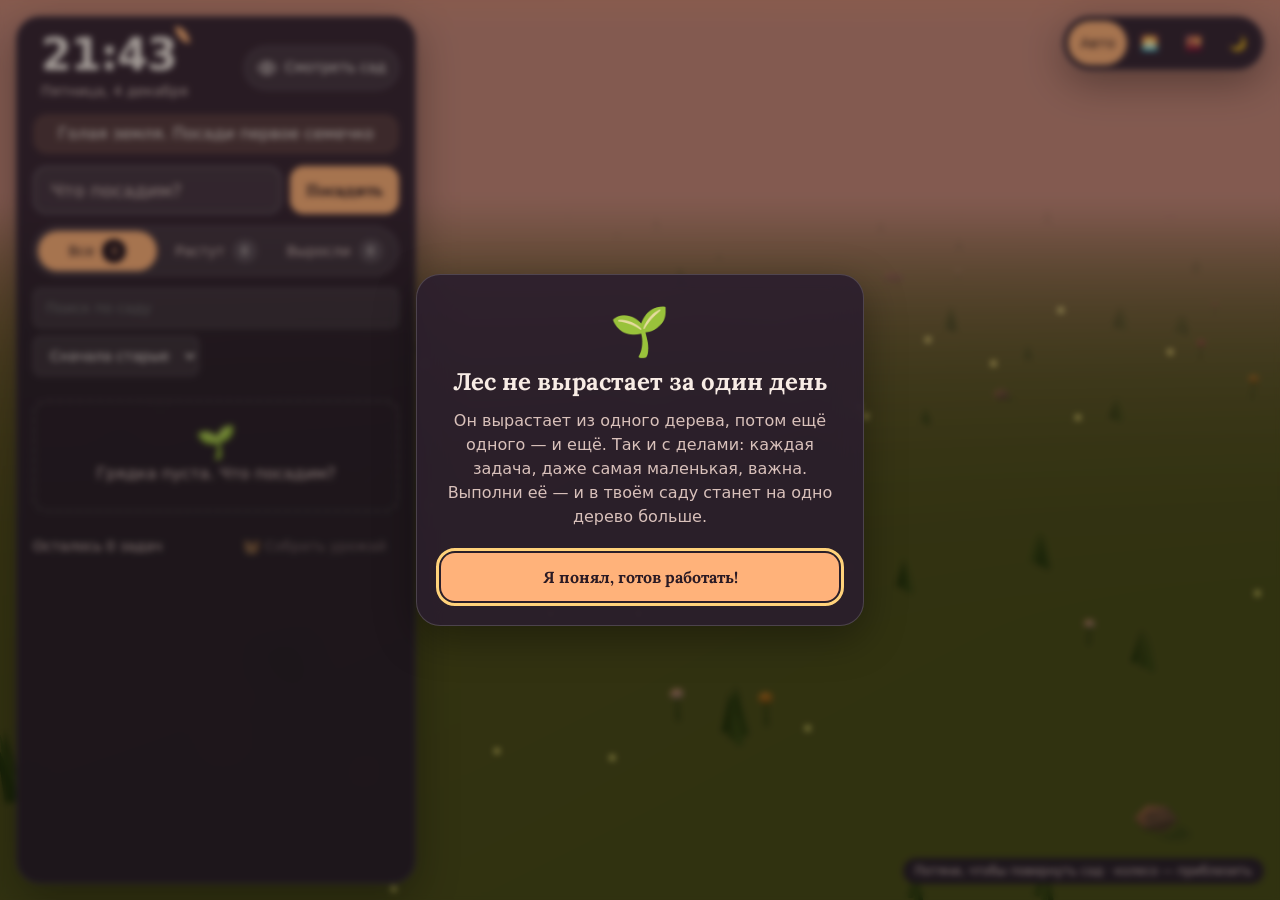
<file: index.html>
<!doctype html>
<!-- всё динамическое (сад, список, счётчики) - пустые контейнеры, их заполняют render.js и scene.js -->
<html lang="ru">
<head>
  <meta charset="utf-8">
  <meta name="viewport" content="width=device-width, initial-scale=1">
  <meta name="description" content="Список задач, в котором каждое выполненное дело вырастает в дерево в 3D-саду">
  <title>Сад — список задач</title>
  <link rel="icon" href="data:image/svg+xml,%3Csvg%20xmlns='http://www.w3.org/2000/svg'%20viewBox='0%200%20100%20100'%3E%3Ctext%20y='.9em'%20font-size='90'%3E%F0%9F%8C%B3%3C/text%3E%3C/svg%3E">

  <!-- Lora для заголовков, JetBrains Mono для мелких подписей, обе с кириллицей -->
  <link rel="preconnect" href="https://fonts.googleapis.com">
  <link rel="preconnect" href="https://fonts.gstatic.com" crossorigin>
  <link rel="stylesheet" href="https://fonts.googleapis.com/css2?family=JetBrains+Mono:wght@400;600&family=Lora:wght@500;600;700&display=swap">

  <!-- tokens первым, остальные используют его переменные -->
  <link rel="stylesheet" href="styles/tokens.css">
  <link rel="stylesheet" href="styles/base.css">
  <link rel="stylesheet" href="styles/components.css">
  <link rel="stylesheet" href="styles/animations.css">

  <!-- время суток выставляем сразу, до загрузки модулей, иначе при F5 на секунду мигают утренние цвета.
       Логика та же, что в phaseOfHour (core/daytime.js) -->
  <script>
    try {
      const choice = JSON.parse(localStorage.getItem('garden/daytime'));
      const hour = new Date().getHours();
      const byClock = hour >= 5 && hour < 17 ? 'morning' : hour >= 17 && hour < 22 ? 'evening' : 'night';
      document.documentElement.dataset.daytime = ['morning', 'evening', 'night'].includes(choice) ? choice : byClock;
    } catch {
      document.documentElement.dataset.daytime = 'morning';
    }
  </script>

  <!-- чтобы писать import from 'three' без сборщика -->
  <script type="importmap">
    { "imports": { "three": "./vendor/three/three.module.js" } }
  </script>
  <script type="module" src="src/main.js"></script>
</head>
<body>

  <!-- сад на весь экран; для скринридера скрыт, те же задачи есть в списке -->
  <canvas class="garden-canvas" id="garden-canvas" aria-hidden="true"></canvas>
  <p class="garden-fallback" id="garden-fallback" hidden>3D-сад не загрузился в этом браузере, но задачи работают</p>
  <div class="plant-tooltip" id="plant-tooltip" aria-hidden="true" hidden></div>

  <!-- время суток -->
  <div class="daytime" id="daytime" role="group" aria-label="Время суток">
    <button class="daytime__btn" type="button" data-choice="auto" aria-pressed="true" title="По часам">Авто</button>
    <button class="daytime__btn" type="button" data-choice="morning" aria-pressed="false" title="Утро">
      <span aria-hidden="true">🌅</span><span class="visually-hidden">Утро</span>
    </button>
    <button class="daytime__btn" type="button" data-choice="evening" aria-pressed="false" title="Вечер">
      <span aria-hidden="true">🌇</span><span class="visually-hidden">Вечер</span>
    </button>
    <button class="daytime__btn" type="button" data-choice="night" aria-pressed="false" title="Ночь">
      <span aria-hidden="true">🌙</span><span class="visually-hidden">Ночь</span>
    </button>
  </div>

  <p class="drag-hint" aria-hidden="true">Потяни, чтобы повернуть сад · колесо — приблизить</p>

  <!-- панель задач -->
  <aside class="panel" id="panel" aria-labelledby="app-title">
    <header class="panel__header">
      <div class="panel__titles">
        <h1 class="visually-hidden" id="app-title">Сад — список задач</h1>
        <!-- обновляется раз в секунду из main.js -->
        <time class="panel__clock" id="clock" datetime="">--:--</time>
        <p class="panel__date" id="date"></p>
      </div>
      <button class="panel__toggle" id="panel-toggle" type="button" aria-expanded="true" aria-controls="panel-body">
        <svg class="icon" viewBox="0 0 24 24" aria-hidden="true"><path d="M2 12s3.5-7 10-7 10 7 10 7-3.5 7-10 7S2 12 2 12Z"/><circle cx="12" cy="12" r="3"/></svg>
        <span class="panel__toggle-label">Смотреть сад</span>
      </button>
    </header>

    <div class="panel__body" id="panel-body">
      <p class="garden-summary" id="garden-summary" aria-live="polite">Голая земля. Посади первое семечко</p>

      <!-- form, а не просто кнопка: так Enter работает сам -->
      <form class="add-form" id="add-form" autocomplete="off">
        <label class="visually-hidden" for="task-title">Новая задача</label>
        <input
          class="add-form__input"
          id="task-title"
          name="title"
          type="text"
          placeholder="Что посадим?"
          maxlength="120"
        >
        <button class="add-form__button" type="submit">Посадить</button>
      </form>

      <div class="filters" id="filters" role="group" aria-label="Фильтр задач">
        <button class="filters__btn" type="button" data-filter="all" aria-pressed="true">
          Все <span class="filters__count" data-count="all">0</span>
        </button>
        <button class="filters__btn" type="button" data-filter="active" aria-pressed="false">
          Растут <span class="filters__count" data-count="active">0</span>
        </button>
        <button class="filters__btn" type="button" data-filter="done" aria-pressed="false">
          Выросли <span class="filters__count" data-count="done">0</span>
        </button>
      </div>

      <div class="toolbar">
        <label class="visually-hidden" for="search">Поиск по задачам</label>
        <input class="toolbar__search" id="search" type="search" placeholder="Поиск по саду" autocomplete="off">

        <label class="visually-hidden" for="sort">Сортировка</label>
        <select class="toolbar__sort" id="sort">
          <option value="created">Сначала старые</option>
          <option value="newest">Сначала новые</option>
          <option value="title">По алфавиту</option>
          <option value="activeFirst">Сначала ростки</option>
        </select>
      </div>

      <!-- карточки генерит taskTemplate в render.js -->
      <ul class="task-list" id="task-list" role="list" aria-label="Задачи"></ul>

      <div class="empty" id="empty" hidden>
        <p class="empty__icon" aria-hidden="true">🌱</p>
        <p class="empty__text" id="empty-text">Грядка пуста. Что посадим?</p>
      </div>

      <footer class="panel__footer">
        <p id="remaining" aria-live="polite">Осталось 0 задач</p>
        <button class="button button--ghost" id="clear-done" type="button">🧺 Собрать урожай</button>
      </footer>
    </div>
  </aside>

  <!-- окно при запуске. method="dialog" закрывает его по кнопке без всякого JS,
       showModal() вызывается в main.js -->
  <dialog class="welcome" id="welcome" aria-labelledby="welcome-title">
    <form method="dialog">
      <p class="welcome__icon" aria-hidden="true">🌱</p>
      <h2 class="welcome__title" id="welcome-title">Лес не вырастает за один день</h2>
      <p class="welcome__text">
        Он вырастает из одного дерева, потом ещё одного — и ещё.
        Так и с делами: каждая задача, даже самая маленькая, важна.
        Выполни её — и в твоём саду станет на одно дерево больше.
      </p>
      <button class="welcome__button" type="submit" autofocus>Я понял, готов работать!</button>
    </form>
  </dialog>

  <!-- "Задача удалена · Вернуть" -->
  <div class="toast" id="toast" role="status" hidden>
    <span class="toast__message" id="toast-message"></span>
    <button class="toast__action" id="toast-action" type="button">Вернуть</button>
  </div>

</body>
</html>
</file>
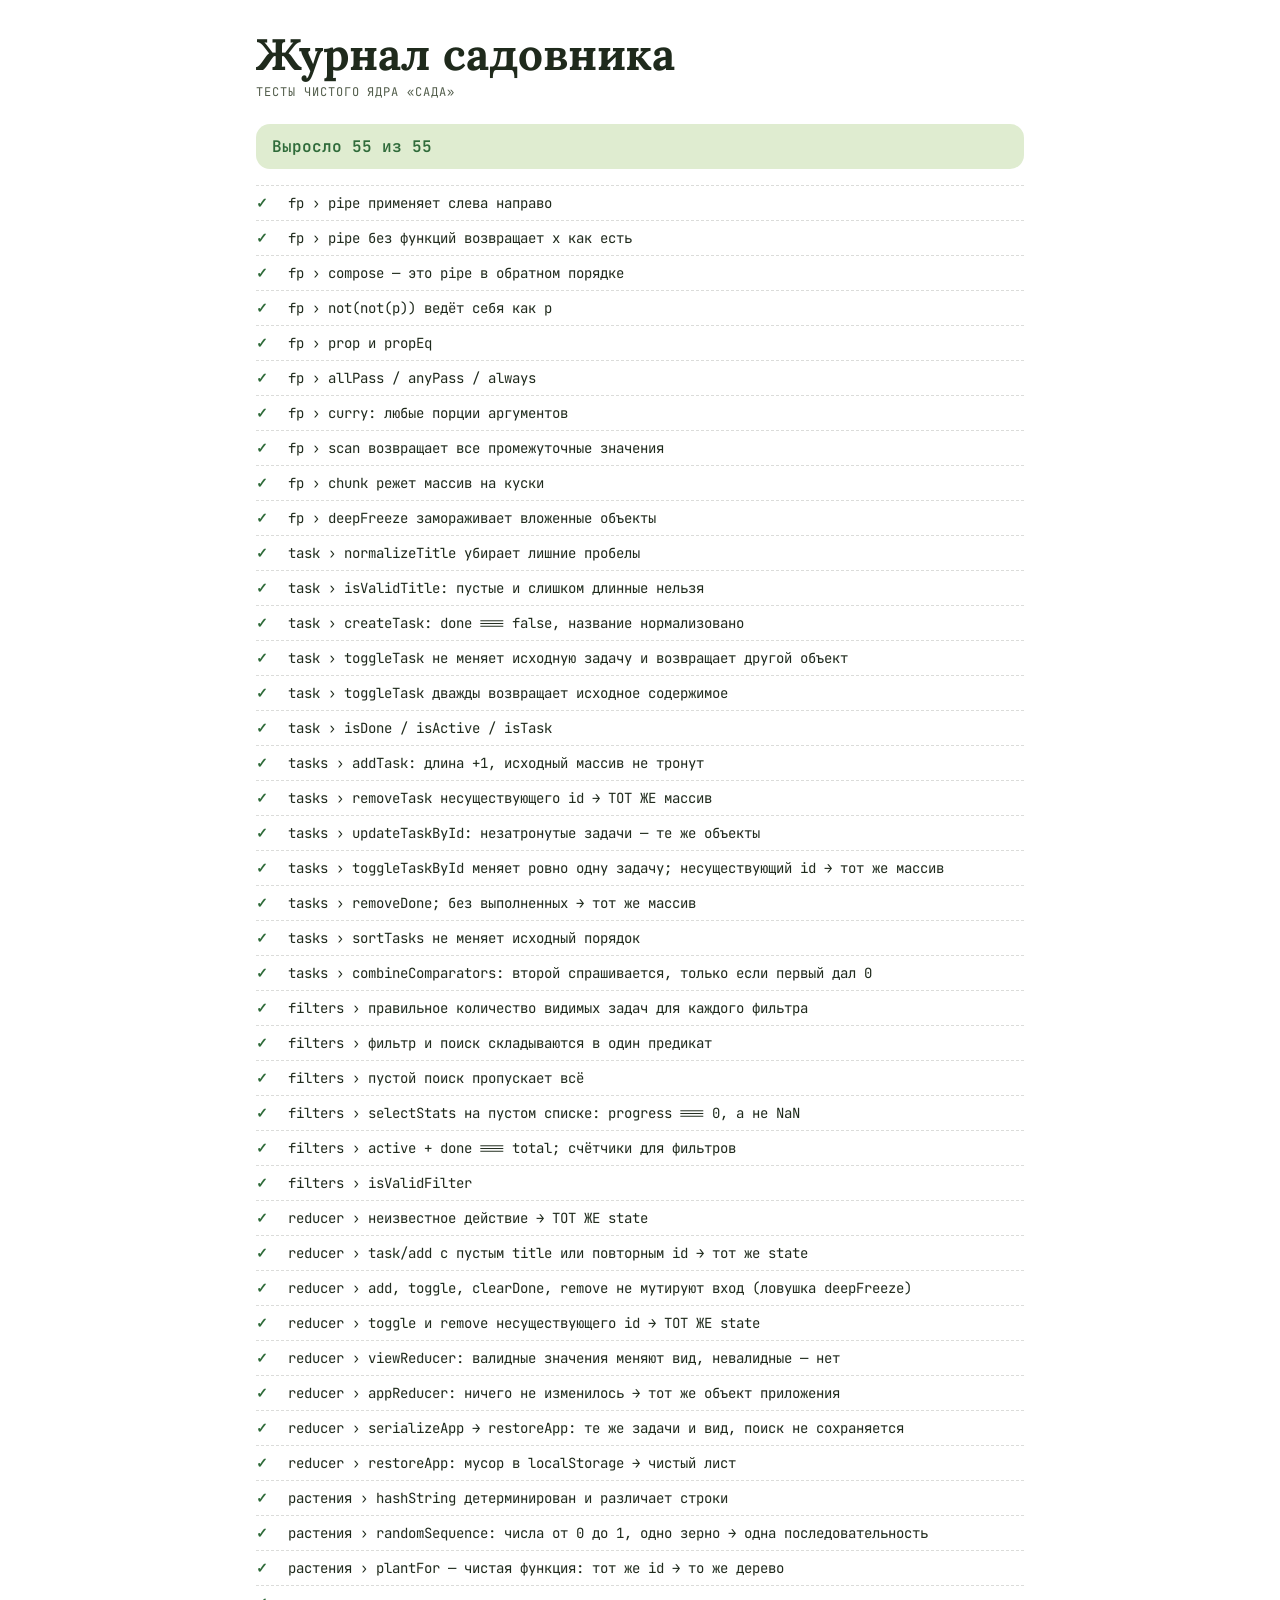
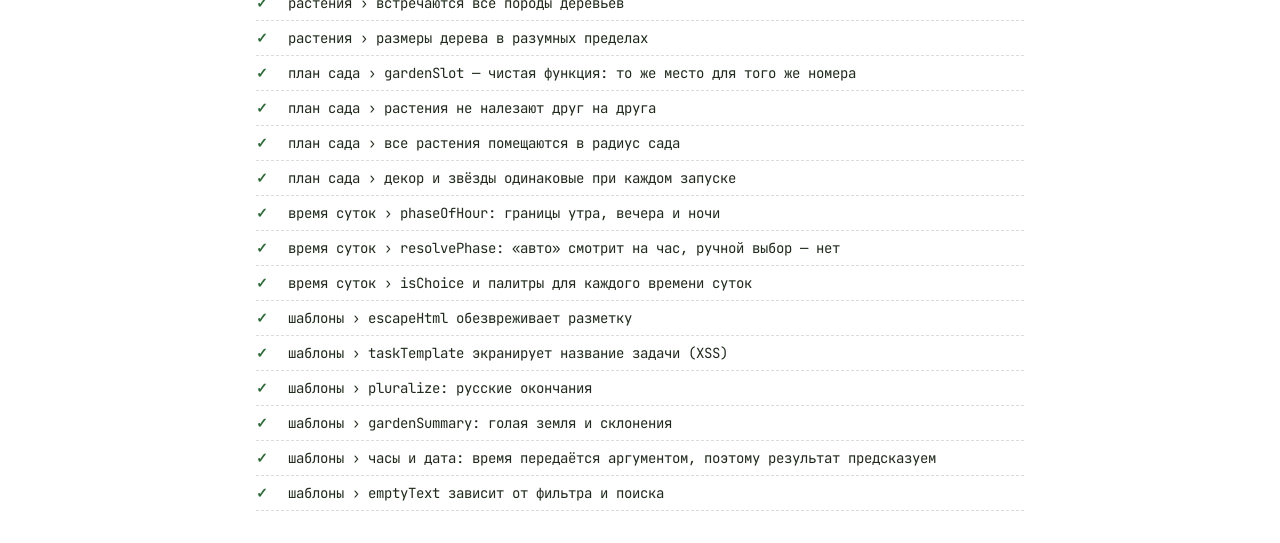
<file: tests/index.html>
<!doctype html>
<!-- открывать через Live Server: http://127.0.0.1:5500/tests/ (с file:// модули не грузятся) -->
<html lang="ru">
<head>
  <meta charset="utf-8">
  <meta name="viewport" content="width=device-width, initial-scale=1">
  <title>Тесты Сада</title>
  <link rel="icon" href="data:image/svg+xml,%3Csvg%20xmlns='http://www.w3.org/2000/svg'%20viewBox='0%200%20100%20100'%3E%3Ctext%20y='.9em'%20font-size='90'%3E%F0%9F%8C%B1%3C/text%3E%3C/svg%3E">
  <link rel="preconnect" href="https://fonts.googleapis.com">
  <link rel="preconnect" href="https://fonts.gstatic.com" crossorigin>
  <link rel="stylesheet" href="https://fonts.googleapis.com/css2?family=JetBrains+Mono:wght@400;600&family=Lora:wght@500;700&display=swap">
  <link rel="stylesheet" href="../styles/tokens.css">
  <style>
    *, *::before, *::after { box-sizing: border-box; }

    body {
      margin: 0;
      padding: var(--space-6) var(--space-4);
      background: var(--color-bg);
      color: var(--color-text);
      font-family: var(--font-mono);
      font-size: var(--text-sm);
    }

    main {
      max-width: 48rem;
      margin-inline: auto;
    }

    h1 {
      margin: 0;
      font-family: var(--font-display);
      font-size: var(--text-xl);
      line-height: 1;
    }

    .subtitle {
      margin: var(--space-2) 0 var(--space-5);
      color: var(--color-text-muted);
      text-transform: uppercase;
      letter-spacing: 0.08em;
      font-size: var(--text-xs);
    }

    .summary {
      margin: 0 0 var(--space-4);
      padding: var(--space-3) var(--space-4);
      border-radius: var(--radius-md);
      background: var(--color-surface-2);
      font-weight: 600;
      font-size: var(--text-md);
    }

    .summary--pass { background: var(--color-done-surface); color: var(--color-done); }
    .summary--fail { background: var(--color-accent); color: var(--color-on-accent); }

    #results {
      margin: 0;
      padding: 0;
      list-style: none;
      border-top: 1px dashed var(--color-border);
    }

    .result {
      display: grid;
      grid-template-columns: 1.5rem 1fr;
      gap: var(--space-2);
      padding: var(--space-2) 0;
      border-bottom: 1px dashed var(--color-border);
    }

    .result__mark { font-weight: 600; }
    .result--pass .result__mark { color: var(--color-done); }
    .result--fail .result__mark,
    .result--fail .result__name { color: var(--color-danger); font-weight: 600; }

    .result__error {
      grid-column: 2;
      margin: 0;
      white-space: pre-wrap;
      color: var(--color-text-muted);
    }
  </style>
</head>
<body>
  <main>
    <h1>Журнал садовника</h1>
    <p class="subtitle">Тесты чистого ядра «Сада»</p>
    <p class="summary" id="summary" role="status">Растим…</p>
    <ul id="results" role="list"></ul>
  </main>
  <script type="module" src="./core.test.js"></script>
</body>
</html>
</file>
<file: styles/tokens.css>
/* Переменные: цвета, размеры, тайминги. В других файлах только var(--...).
   Цвета панели зависят от data-daytime на <html> (ставится ещё в <head>, чтобы не мигало).
   Цвета самой 3D-сцены лежат в core/daytime.js. */

/* утро, оно же по умолчанию */
:root,
:root[data-daytime="morning"] {
  color-scheme: light;
  --color-panel: rgb(250 249 241 / 0.9);
  --color-surface: #ffffff;
  --color-surface-2: #eceadd;
  --color-sprout-card: #f7f6ee;
  --color-text: #1f2a1c;
  --color-text-muted: #525d4b;
  --color-accent: #2f6b3a;
  --color-on-accent: #f7fbf2;
  --color-done: #2f6b3a;
  --color-done-surface: #dfecd0;
  --color-danger: #a8321f;
  --color-border: rgb(31 42 28 / 0.16);
  --color-focus: #b8560b;
  --color-hint: rgb(31 42 28 / 0.75);
  --panel-shadow: 0 12px 40px rgb(31 42 28 / 0.18);
  --icon-check: url("data:image/svg+xml,%3Csvg xmlns='http://www.w3.org/2000/svg' viewBox='0 0 24 24' fill='none' stroke='%23f7fbf2' stroke-width='3.5' stroke-linecap='round' stroke-linejoin='round'%3E%3Cpath d='M5 12.5l4.5 4.5L19 7'/%3E%3C/svg%3E");
}

/* вечер */
:root[data-daytime="evening"] {
  color-scheme: dark;
  --color-panel: rgb(42 29 46 / 0.88);
  --color-surface: rgb(255 255 255 / 0.08);
  --color-surface-2: rgb(255 255 255 / 0.12);
  --color-sprout-card: rgb(255 255 255 / 0.05);
  --color-text: #f8ece5;
  --color-text-muted: #d9c1bb;
  --color-accent: #ffb27a;
  --color-on-accent: #2a1a24;
  --color-done: #ffc49a;
  --color-done-surface: rgb(255 178 122 / 0.16);
  --color-danger: #ff9a8f;
  --color-border: rgb(255 255 255 / 0.16);
  --color-focus: #ffd27a;
  --color-hint: rgb(255 240 230 / 0.85);
  --panel-shadow: 0 12px 40px rgb(0 0 0 / 0.35);
  --icon-check: url("data:image/svg+xml,%3Csvg xmlns='http://www.w3.org/2000/svg' viewBox='0 0 24 24' fill='none' stroke='%232a1a24' stroke-width='3.5' stroke-linecap='round' stroke-linejoin='round'%3E%3Cpath d='M5 12.5l4.5 4.5L19 7'/%3E%3C/svg%3E");
}

/* ночь */
:root[data-daytime="night"] {
  color-scheme: dark;
  --color-panel: rgb(11 17 31 / 0.88);
  --color-surface: rgb(255 255 255 / 0.07);
  --color-surface-2: rgb(255 255 255 / 0.11);
  --color-sprout-card: rgb(255 255 255 / 0.04);
  --color-text: #e4ebf6;
  --color-text-muted: #a9b8cf;
  --color-accent: #8fd0a0;
  --color-on-accent: #0b1a12;
  --color-done: #9fe0ad;
  --color-done-surface: rgb(143 208 160 / 0.14);
  --color-danger: #ff9a8f;
  --color-border: rgb(255 255 255 / 0.14);
  --color-focus: #f2c14e;
  --color-hint: rgb(228 235 246 / 0.8);
  --panel-shadow: 0 12px 40px rgb(0 0 0 / 0.45);
  --icon-check: url("data:image/svg+xml,%3Csvg xmlns='http://www.w3.org/2000/svg' viewBox='0 0 24 24' fill='none' stroke='%230b1a12' stroke-width='3.5' stroke-linecap='round' stroke-linejoin='round'%3E%3Cpath d='M5 12.5l4.5 4.5L19 7'/%3E%3C/svg%3E");
}

/* общее */
:root {
  /* фон, пока грузится three.js (или если WebGL нет) */
  --backdrop-morning: linear-gradient(#5fa8dc, #fde6c4 70%, #78ad55 70%);
  --backdrop-evening: linear-gradient(#343377, #f39462 70%, #5a7a42 70%);
  --backdrop-night: linear-gradient(#040812, #1a2b4c 70%, #26402b 70%);

  /* шрифты */
  --font-display: 'Lora', Georgia, 'Times New Roman', serif;
  --font-body: system-ui, -apple-system, 'Segoe UI', Roboto, 'Helvetica Neue', Arial, sans-serif;
  --font-mono: 'JetBrains Mono', ui-monospace, 'Cascadia Mono', Consolas, monospace;

  --text-xs: 0.75rem;
  --text-sm: 0.875rem;
  --text-md: 1rem;
  --text-lg: 1.125rem;
  --text-xl: clamp(2rem, 1.6rem + 1.5vw, 2.75rem);

  /* 4 8 12 16 24 32 48px */
  --space-1: 0.25rem;
  --space-2: 0.5rem;
  --space-3: 0.75rem;
  --space-4: 1rem;
  --space-5: 1.5rem;
  --space-6: 2rem;
  --space-7: 3rem;

  /* скругления */
  --radius-sm: 0.5rem;
  --radius-md: 0.875rem;
  --radius-lg: 1.5rem;
  --radius-full: 999px;
  --hit: 2.75rem;                     /* 44px - меньше неудобно попадать пальцем */
  --panel-width: 25rem;

  /* анимации */
  --duration-fast: 150ms;
  --duration-base: 250ms;
  --duration-slow: 400ms;
  --ease-out: cubic-bezier(0.22, 1, 0.36, 1);
}
</file>
<file: styles/base.css>
/* Сброс, базовая типографика, общие штуки для доступности */

/* reset */

*,
*::before,
*::after {
  box-sizing: border-box;
}

body,
h1, h2, h3,
p,
ul, ol {
  margin: 0;
  padding: 0;
}

/* Safari без маркеров перестаёт считать это списком, поэтому в разметке role="list" */
ul, ol {
  list-style: none;
}

button,
input,
select {
  font: inherit;
  color: inherit;
}

button {
  cursor: pointer;
}

button:disabled {
  cursor: not-allowed;
}

/* сад на весь экран, скроллится только панель */

html,
body {
  height: 100%;
}

body {
  overflow: hidden;
  background: var(--backdrop-morning);
  color: var(--color-text);
  font-family: var(--font-body);
  font-size: var(--text-md);
  line-height: 1.5;
  -webkit-font-smoothing: antialiased;
}

:root[data-daytime="evening"] body {
  background: var(--backdrop-evening);
}

:root[data-daytime="night"] body {
  background: var(--backdrop-night);
}

/* a11y */

:focus-visible {
  outline: 3px solid var(--color-focus);
  outline-offset: 2px;
}

/* не видно глазами, но скринридер прочитает */
.visually-hidden {
  position: absolute !important;
  width: 1px;
  height: 1px;
  padding: 0;
  margin: -1px;
  overflow: hidden;
  clip: rect(0 0 0 0);
  clip-path: inset(50%);
  white-space: nowrap;
  border: 0;
}

[hidden] {
  display: none !important;
}
</file>
<file: styles/components.css>
/* Компоненты. Классы по BEM (.task, .task__title, .task--done).
   Состояния кнопок завязаны на aria-pressed / aria-expanded, а не на .active -
   так вид и доступность не могут разойтись. */

/* ---------- 3D-сад ---------- */

.garden-canvas {
  position: fixed;
  inset: 0;
  width: 100vw;
  height: 100vh;
  height: 100dvh;
  display: block;
  cursor: grab;
  touch-action: none;
}

.garden-canvas:active {
  cursor: grabbing;
}

.garden-fallback {
  position: fixed;
  right: var(--space-4);
  bottom: var(--space-4);
  max-width: 20rem;
  padding: var(--space-2) var(--space-3);
  border-radius: var(--radius-md);
  background: var(--color-panel);
  font-size: var(--text-sm);
}

.plant-tooltip {
  position: fixed;
  z-index: 30;
  padding: var(--space-1) var(--space-3);
  border-radius: var(--radius-full);
  background: var(--color-panel);
  color: var(--color-text);
  box-shadow: var(--panel-shadow);
  font-size: var(--text-sm);
  white-space: nowrap;
  pointer-events: none;
  transform: translate(-50%, calc(-100% - 0.75rem));
}

.drag-hint {
  position: fixed;
  right: var(--space-4);
  bottom: var(--space-4);
  padding: var(--space-1) var(--space-3);
  border-radius: var(--radius-full);
  background: var(--color-panel);
  color: var(--color-text-muted);
  font-size: var(--text-xs);
  pointer-events: none;
}

.no-webgl .drag-hint {
  display: none;
}

/* ---------- переключатель времени суток ---------- */

.daytime {
  position: fixed;
  top: var(--space-4);
  right: var(--space-4);
  z-index: 20;
  display: flex;
  padding: var(--space-1);
  border: 1px solid var(--color-border);
  border-radius: var(--radius-full);
  background: var(--color-panel);
  box-shadow: var(--panel-shadow);
  backdrop-filter: blur(12px);
}

.daytime__btn {
  min-width: var(--hit);
  min-height: var(--hit);
  padding-inline: var(--space-3);
  border: 0;
  border-radius: var(--radius-full);
  background: transparent;
  color: var(--color-text-muted);
  font-size: var(--text-sm);
  line-height: 1;
  transition: background-color var(--duration-base) var(--ease-out), color var(--duration-base);
}

.daytime__btn:hover {
  color: var(--color-text);
}

.daytime__btn[aria-pressed="true"] {
  background: var(--color-accent);
  color: var(--color-on-accent);
}

/* ---------- панель ---------- */

.panel {
  position: fixed;
  top: var(--space-4);
  bottom: var(--space-4);
  left: var(--space-4);
  z-index: 10;
  display: flex;
  flex-direction: column;
  width: min(var(--panel-width), calc(100vw - 2 * var(--space-4)));
  border: 1px solid var(--color-border);
  border-radius: var(--radius-lg);
  background: var(--color-panel);
  box-shadow: var(--panel-shadow);
  backdrop-filter: blur(16px) saturate(1.2);
  transition: background-color var(--duration-slow), color var(--duration-slow);
}

.panel__header {
  display: flex;
  align-items: center;
  gap: var(--space-3);
  padding: var(--space-4) var(--space-4) var(--space-3) var(--space-5);
}

.panel__titles {
  flex: 1;
  min-width: 0;
}

.panel__clock {
  display: block;
  font-family: var(--font-body);
  font-size: var(--text-xl);
  font-weight: 600;
  font-variant-numeric: tabular-nums;   /* иначе часы дёргаются при смене цифр */
  letter-spacing: -0.02em;
  line-height: 1;
}

.panel__clock::after {
  content: '';
  display: inline-block;
  width: 0.28em;
  height: 0.44em;
  margin-inline-start: 0.12em;
  border-radius: 0 100% 0 100%;
  background: var(--color-accent);
  transform: rotate(-12deg) translateY(-0.6em);
}

.panel__date {
  margin-block-start: var(--space-1);
  font-size: var(--text-sm);
  color: var(--color-text-muted);
}

.panel__toggle {
  display: inline-flex;
  align-items: center;
  gap: var(--space-2);
  min-height: var(--hit);
  padding-inline: var(--space-3);
  border: 1px solid var(--color-border);
  border-radius: var(--radius-full);
  background: var(--color-surface);
  font-size: var(--text-sm);
  white-space: nowrap;
}

.panel__toggle:hover {
  background: var(--color-surface-2);
}

.panel__body {
  display: flex;
  flex-direction: column;
  gap: var(--space-3);
  min-height: 0;
  padding: 0 var(--space-4) var(--space-4);
  overflow-y: auto;
  scrollbar-width: thin;
}

/* свёрнутая панель - остаётся одна шапка */
.panel--collapsed {
  bottom: auto;
}

.panel--collapsed .panel__body {
  display: none;
}

.garden-summary {
  padding: var(--space-2) var(--space-3);
  border-radius: var(--radius-md);
  background: var(--color-done-surface);
  font-weight: 500;
  font-variant-numeric: lining-nums;
  text-align: center;
}

.icon {
  width: 1.25rem;
  height: 1.25rem;
  fill: none;
  stroke: currentColor;
  stroke-width: 2;
  stroke-linecap: round;
  stroke-linejoin: round;
}

/* ---------- форма ---------- */

.add-form {
  display: flex;
  gap: var(--space-2);
}

.add-form__input {
  flex: 1;
  min-width: 0;
  min-height: 3rem;
  padding-inline: var(--space-4);
  border: 2px solid var(--color-border);
  border-radius: var(--radius-md);
  background: var(--color-surface);
  font-size: var(--text-lg);
  transition: border-color var(--duration-fast);
}

.add-form__input::placeholder {
  color: var(--color-text-muted);
}

.add-form__input:focus {
  border-color: var(--color-accent);
}

.add-form__input:focus-visible {
  outline-offset: 0;
}

.add-form__button {
  flex-shrink: 0;
  min-height: 3rem;
  padding-inline: var(--space-4);
  border: 0;
  border-radius: var(--radius-md);
  background: var(--color-accent);
  color: var(--color-on-accent);
  font-family: var(--font-display);
  font-weight: 700;
  transition: filter var(--duration-fast), transform var(--duration-fast) var(--ease-out);
}

.add-form__button:hover {
  filter: brightness(1.08);
}

.add-form__button:active {
  transform: scale(0.97);
}

/* ---------- фильтры ---------- */

.filters {
  display: flex;
  padding: var(--space-1);
  border: 1px solid var(--color-border);
  border-radius: var(--radius-full);
  background: var(--color-surface);
}

.filters__btn {
  flex: 1;
  display: inline-flex;
  align-items: center;
  justify-content: center;
  gap: var(--space-2);
  min-height: 2.5rem;
  padding-inline: var(--space-2);
  border: 0;
  border-radius: var(--radius-full);
  background: transparent;
  color: var(--color-text-muted);
  font-size: var(--text-sm);
  white-space: nowrap;
  transition: background-color var(--duration-base) var(--ease-out), color var(--duration-base);
}

.filters__btn:hover {
  color: var(--color-text);
}

.filters__btn[aria-pressed="true"] {
  background: var(--color-accent);
  color: var(--color-on-accent);
}

.filters__count {
  min-width: 1.5rem;
  padding: 0 var(--space-1);
  border-radius: var(--radius-full);
  background: var(--color-surface-2);
  color: var(--color-text);
  font-family: var(--font-mono);
  font-size: var(--text-xs);
  line-height: 1.5rem;
  text-align: center;
}

.filters__btn[aria-pressed="true"] .filters__count {
  background: var(--color-on-accent);
  color: var(--color-accent);
}

/* ---------- поиск и сортировка ---------- */

.toolbar {
  display: flex;
  flex-wrap: wrap;
  gap: var(--space-2);
}

.toolbar__search,
.toolbar__sort {
  min-height: 2.5rem;
  padding-inline: var(--space-3);
  border: 1px solid var(--color-border);
  border-radius: var(--radius-sm);
  background: var(--color-surface);
  font-size: var(--text-sm);
}

.toolbar__sort option {
  background: #ffffff;
  color: #1f2a1c;
}

.toolbar__search {
  flex: 1 1 9rem;
}

.toolbar__sort {
  flex: 0 1 auto;
}

/* ---------- карточка задачи ---------- */

.task-list {
  display: flex;
  flex-direction: column;
  gap: var(--space-2);
}

/* пока не сделана - пунктирная рамка, как грядка */
.task {
  view-transition-class: task;
  display: grid;
  grid-template-columns: auto 1fr auto;
  grid-template-areas:
    "toggle title remove"
    ".      meta  remove";
  align-items: center;
  column-gap: var(--space-3);
  padding: var(--space-2) var(--space-1) var(--space-2) var(--space-3);
  border: 1px dashed var(--color-border);
  border-radius: var(--radius-md);
  background: var(--color-sprout-card);
  transition: background-color var(--duration-slow) var(--ease-out), border-color var(--duration-slow);
}

.task__toggle {
  grid-area: toggle;
  appearance: none;
  display: grid;
  place-content: center;
  width: 1.625rem;
  height: 1.625rem;
  margin: 0;
  border: 2px solid var(--color-text-muted);
  border-radius: 50% 50% 50% 0;       /* листик */
  background: transparent center / 70% no-repeat;
  cursor: pointer;
  transition: background-color var(--duration-fast), border-color var(--duration-fast),
    border-radius var(--duration-base);
}

.task__toggle:hover {
  border-color: var(--color-done);
}

.task__toggle:checked {
  border-color: var(--color-done);
  border-radius: var(--radius-sm);
  background-color: var(--color-done);
  background-image: var(--icon-check);
}

.task__title {
  grid-area: title;
  min-width: 0;
  overflow-wrap: anywhere;
  cursor: pointer;
}

.task__meta {
  grid-area: meta;
  font-family: var(--font-mono);
  font-size: var(--text-xs);
  color: var(--color-text-muted);
}

.task__remove {
  grid-area: remove;
  width: var(--hit);
  height: var(--hit);
  border: 0;
  border-radius: var(--radius-full);
  background: transparent;
  color: var(--color-text-muted);
  font-size: 1.5rem;
  line-height: 1;
  opacity: 0.4;
  transition: opacity var(--duration-fast), color var(--duration-fast), background-color var(--duration-fast);
}

/* focus-within - чтобы крестик был виден и при навигации с клавиатуры */
.task:hover .task__remove,
.task:focus-within .task__remove {
  opacity: 1;
}

.task__remove:hover {
  background: var(--color-surface-2);
  color: var(--color-danger);
}

@media (hover: none) {
  .task__remove {
    opacity: 0.8;
  }
}

/* сделанная */
.task--done {
  border-style: solid;
  border-color: color-mix(in srgb, var(--color-done) 40%, transparent);
  background: var(--color-done-surface);
}

.task--done .task__title {
  color: var(--color-text-muted);
  text-decoration: line-through;
  text-decoration-color: color-mix(in srgb, var(--color-done) 70%, transparent);
  text-decoration-thickness: 2px;
}

/* ---------- пустой список, футер ---------- */

.empty {
  display: grid;
  justify-items: center;
  gap: var(--space-1);
  padding: var(--space-5) var(--space-4);
  border: 2px dashed var(--color-border);
  border-radius: var(--radius-md);
  text-align: center;
  color: var(--color-text-muted);
}

.empty__icon {
  font-size: 2rem;
  line-height: 1;
}

.empty__text {
  font-weight: 500;
}

.panel__footer {
  display: flex;
  flex-wrap: wrap;
  align-items: center;
  justify-content: space-between;
  gap: var(--space-2);
  color: var(--color-text-muted);
  font-size: var(--text-sm);
}

.button {
  display: inline-flex;
  align-items: center;
  gap: var(--space-2);
  min-height: var(--hit);
  padding-inline: var(--space-3);
  border: 1px solid var(--color-border);
  border-radius: var(--radius-full);
  background: transparent;
  font-size: var(--text-sm);
}

.button--ghost {
  border-color: transparent;
  color: var(--color-text-muted);
}

.button:hover:not(:disabled) {
  background: var(--color-surface-2);
  color: var(--color-text);
}

.button:disabled {
  opacity: 0.45;
}

/* ---------- тост ---------- */

.toast {
  position: fixed;
  left: 50%;
  bottom: var(--space-5);
  z-index: 40;
  display: flex;
  align-items: center;
  gap: var(--space-3);
  max-width: calc(100vw - 2 * var(--space-4));
  padding: var(--space-2) var(--space-2) var(--space-2) var(--space-4);
  border-radius: var(--radius-full);
  background: var(--color-text);
  color: var(--color-panel);
  box-shadow: var(--panel-shadow);
  font-size: var(--text-sm);
  transform: translateX(-50%);
}

:root[data-daytime="morning"] .toast,
:root:not([data-daytime]) .toast {
  color: #fbfaf3;
}

:root[data-daytime="evening"] .toast {
  color: #2a1d2e;
}

:root[data-daytime="night"] .toast {
  color: #0b111f;
}

.toast__action {
  min-height: 2.25rem;
  padding-inline: var(--space-3);
  border: 0;
  border-radius: var(--radius-full);
  background: var(--color-accent);
  color: var(--color-on-accent);
  font-weight: 600;
  white-space: nowrap;
}

/* ---------- окно приветствия ---------- */

.welcome {
  width: min(28rem, calc(100vw - 2 * var(--space-4)));
  padding: var(--space-6) var(--space-5) var(--space-5);
  border: 1px solid var(--color-border);
  border-radius: var(--radius-lg);
  background: var(--color-panel);
  color: var(--color-text);
  box-shadow: var(--panel-shadow);
  backdrop-filter: blur(16px) saturate(1.2);
  text-align: center;
}

/* ::backdrop - затемнение за модалкой */
.welcome::backdrop {
  background: rgb(0 0 0 / 0.35);
  backdrop-filter: blur(3px);
}

.welcome__icon {
  font-size: 3rem;
  line-height: 1;
}

.welcome__title {
  margin-block: var(--space-3);
  font-family: var(--font-display);
  font-size: 1.5rem;
  font-weight: 700;
  line-height: 1.25;
}

.welcome__text {
  margin-block-end: var(--space-5);
  color: var(--color-text-muted);
}

.welcome__button {
  width: 100%;
  min-height: 3rem;
  border: 0;
  border-radius: var(--radius-md);
  background: var(--color-accent);
  color: var(--color-on-accent);
  font-family: var(--font-display);
  font-weight: 700;
  transition: filter var(--duration-fast), transform var(--duration-fast) var(--ease-out);
}

.welcome__button:hover {
  filter: brightness(1.08);
}

.welcome__button:active {
  transform: scale(0.97);
}

/* ---------- телефон: панель уезжает вниз ---------- */

@media (max-width: 50rem) {
  .panel {
    top: auto;
    right: var(--space-2);
    bottom: var(--space-2);
    left: var(--space-2);
    width: auto;
    max-height: 58dvh;
  }

  .panel__header {
    padding: var(--space-3) var(--space-3) var(--space-2) var(--space-4);
  }

  .panel__clock {
    font-size: 2rem;
  }

  .panel__body {
    padding: 0 var(--space-3) var(--space-3);
  }

  .daytime {
    top: var(--space-2);
    right: var(--space-2);
  }

  .drag-hint {
    display: none;
  }

  .toast {
    bottom: auto;
    top: 4.5rem;
  }

  .add-form__input {
    font-size: var(--text-md);
  }
}
</file>
<file: styles/animations.css>
/* Анимации интерфейса (деревья анимирует three.js).
   Стараюсь крутить только transform/opacity/filter - они не вызывают перерасчёт layout. */

/* появление карточки, запасной вариант для браузеров без View Transitions */

@keyframes task-in {
  from {
    opacity: 0;
    transform: translateY(0.5rem) scale(0.98);
  }
}

.task--enter {
  animation: task-in var(--duration-base) var(--ease-out);
}

/* задачу отметили - вокруг карточки расходится зелёная волна */

@keyframes bloom {
  0% {
    box-shadow: 0 0 0 0 color-mix(in srgb, var(--color-done) 60%, transparent);
  }
  100% {
    box-shadow: 0 0 0 0.75rem transparent;
  }
}

.task--bloom {
  animation: bloom 700ms var(--ease-out);
}

/* view transitions: карточки переезжают, удалённая как будто опадает */

@keyframes fall-away {
  to {
    opacity: 0;
    transform: translateY(0.75rem) rotate(-2deg) scale(0.96);
    filter: saturate(0) sepia(0.6);
  }
}

::view-transition-group(*) {
  animation-duration: var(--duration-base);
  animation-timing-function: var(--ease-out);
}

::view-transition-old(.task):only-child {
  animation: fall-away var(--duration-slow) var(--ease-out) both;
}

::view-transition-new(.task):only-child {
  animation: task-in var(--duration-base) var(--ease-out) both;
}

/* трясём форму, если пытаются добавить пустую задачу */

@keyframes shake {
  20%, 60% {
    transform: translateX(-6px);
  }
  40%, 80% {
    transform: translateX(6px);
  }
}

.add-form--shake {
  animation: shake 300ms;
}

/* тост */

@keyframes toast-in {
  from {
    opacity: 0;
    transform: translate(-50%, 1rem);
  }
}

.toast:not([hidden]) {
  animation: toast-in var(--duration-base) var(--ease-out);
}

/* окно приветствия всплывает снизу */

@keyframes welcome-in {
  from {
    opacity: 0;
    transform: translateY(1rem) scale(0.96);
  }
}

.welcome[open] {
  animation: welcome-in var(--duration-slow) var(--ease-out);
}

/* если в системе выключена анимация - выключаем и здесь */

@media (prefers-reduced-motion: reduce) {
  *,
  *::before,
  *::after {
    animation-duration: 0.01ms !important;
    animation-iteration-count: 1 !important;
    transition-duration: 0.01ms !important;
    scroll-behavior: auto !important;
  }

  ::view-transition-group(*),
  ::view-transition-old(*),
  ::view-transition-new(*) {
    animation: none !important;
  }
}
</file>
